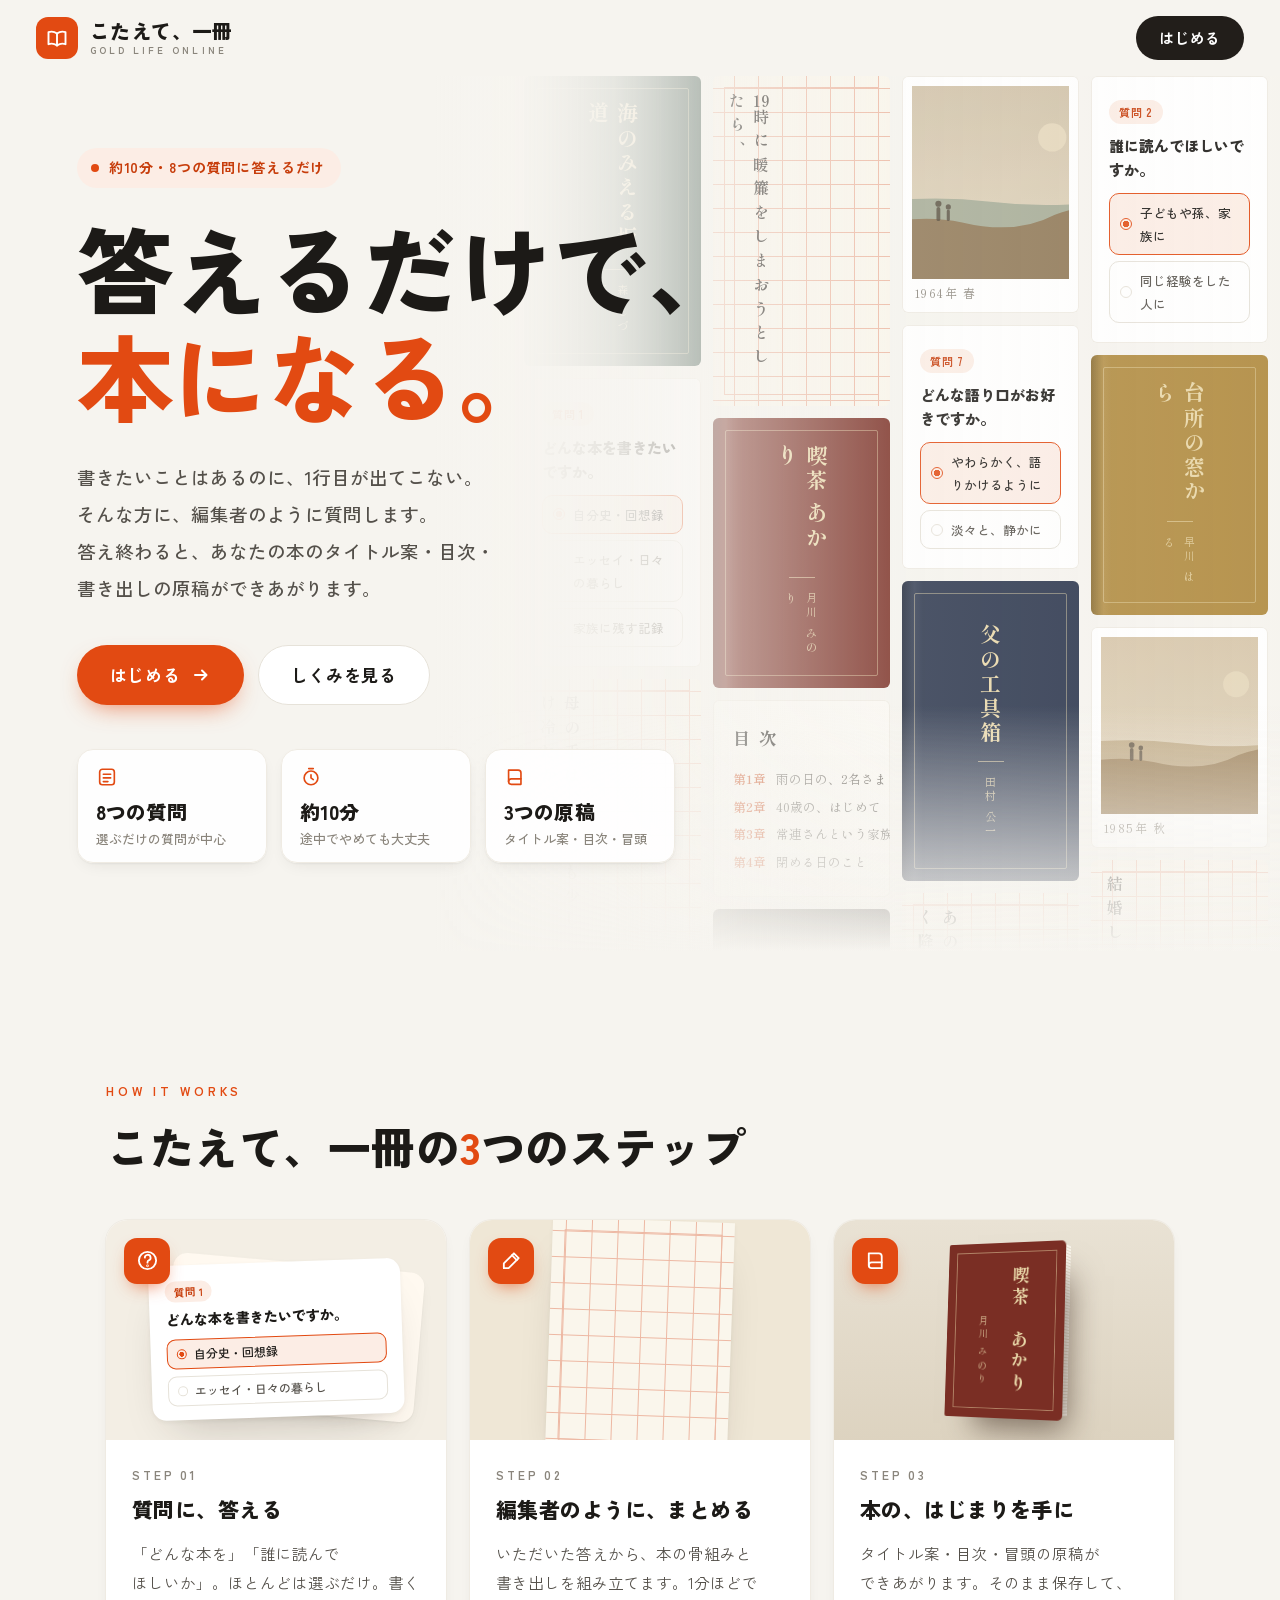
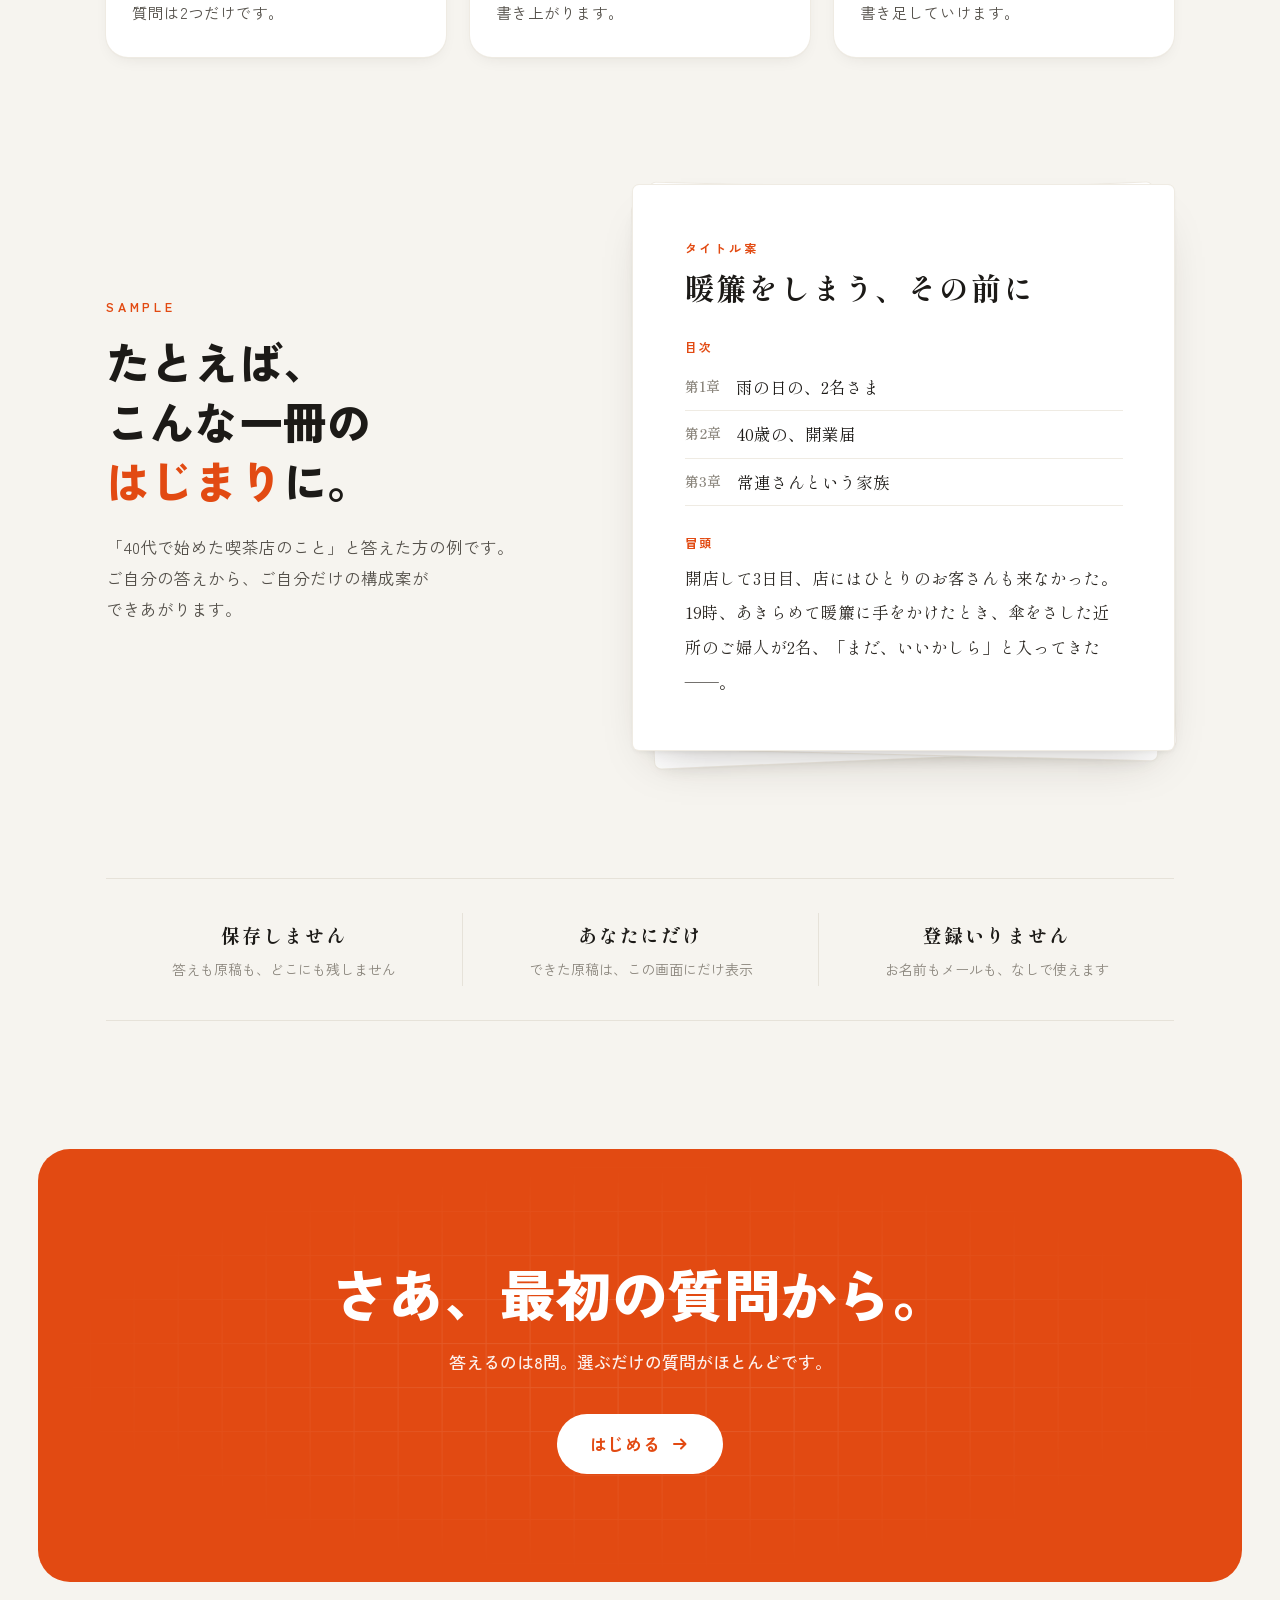
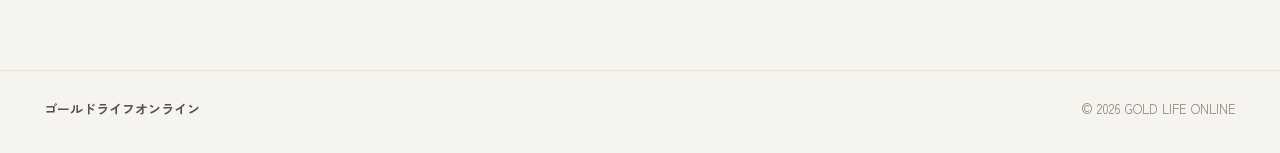
<file: index.html>
<!doctype html>
<html lang="ja">
<head>
<meta charset="utf-8">
<meta name="viewport" content="width=device-width, initial-scale=1">
<title>こたえて、一冊 ｜ 答えるだけで、本になる</title>
<meta name="description" content="8つの質問に答えるだけで、あなたの本のタイトル案・目次・書き出しの原稿ができあがります。ゴールドライフオンライン。">
<meta name="theme-color" content="#F6F4EF">
<link rel="icon" href="data:image/svg+xml,%3Csvg xmlns='http://www.w3.org/2000/svg' viewBox='0 0 32 32'%3E%3Crect width='32' height='32' rx='9' fill='%23E24A12'/%3E%3Cpath d='M8 10.5c2.8-.9 5.4-.6 8 1.2 2.6-1.8 5.2-2.1 8-1.2V22c-2.8-.9-5.4-.6-8 1.2-2.6-1.8-5.2-2.1-8-1.2z' fill='none' stroke='%23fff' stroke-width='2' stroke-linejoin='round'/%3E%3C/svg%3E">
<link rel="preconnect" href="https://fonts.googleapis.com">
<link rel="preconnect" href="https://fonts.gstatic.com" crossorigin>
<link rel="stylesheet" href="https://fonts.googleapis.com/css2?family=Shippori+Mincho:wght@500;600;700&family=Zen+Kaku+Gothic+New:wght@400;500;700;900&display=swap">
<link rel="stylesheet" href="assets/css/style.css">
<script src="assets/js/config.js"></script>
<script type="module" src="assets/js/app.js"></script>
</head>
<body>

<header class="site-head">
  <a class="brand" href="./" aria-label="こたえて、一冊 トップへ">
    <span class="brand-mark" aria-hidden="true">
      <svg viewBox="0 0 24 24"><path d="M3.5 6.2c2.9-1 5.7-.7 8.5 1.3 2.8-2 5.6-2.3 8.5-1.3v12c-2.9-1-5.7-.7-8.5 1.3-2.8-2-5.6-2.3-8.5-1.3z"/><path d="M12 7.5v12"/></svg>
    </span>
    <span class="brand-name">こたえて、一冊<small>GOLD LIFE ONLINE</small></span>
  </a>
  <button class="btn btn-ink btn-sm" type="button" data-start>はじめる</button>
</header>

<!-- ============ 入口 ============ -->
<main id="landing">

  <section class="hero">
    <div class="mosaic" id="mosaic" aria-hidden="true"></div>
    <div class="hero-veil" aria-hidden="true"></div>

    <div class="hero-copy">
      <p class="badge"><i aria-hidden="true"></i>約10分・8つの質問に答えるだけ</p>
      <h1 class="hero-title">答えるだけで、<br><em>本になる。</em></h1>
      <p class="hero-lead">書きたいことはあるのに、1行目が出てこない。<br class="pc">そんな方に、編集者のように質問します。<br class="pc">答え終わると、あなたの本のタイトル案・目次・<br class="pc">書き出しの原稿ができあがります。</p>
      <div class="hero-actions">
        <button class="btn btn-shu" type="button" data-start>はじめる<svg class="arr" viewBox="0 0 20 20" aria-hidden="true"><path d="M4 10h11M11 5.5 15.5 10 11 14.5"/></svg></button>
        <a class="btn btn-paper" href="#how">しくみを見る</a>
      </div>
      <ul class="stats">
        <li>
          <svg class="ico" viewBox="0 0 24 24" aria-hidden="true"><rect x="4" y="3.5" width="16" height="17" rx="3"/><path d="M8 9h8M8 13h8M8 17h5"/></svg>
          <b>8つの質問</b><span>選ぶだけの質問が中心</span>
        </li>
        <li>
          <svg class="ico" viewBox="0 0 24 24" aria-hidden="true"><circle cx="12" cy="13" r="7.5"/><path d="M12 9.5V13l2.5 1.8M9.5 2.8h5"/></svg>
          <b>約10分</b><span>途中でやめても大丈夫</span>
        </li>
        <li>
          <svg class="ico" viewBox="0 0 24 24" aria-hidden="true"><path d="M5 4.5h10.5a3 3 0 0 1 3 3V20H8a3 3 0 0 1-3-3z"/><path d="M5 17a3 3 0 0 1 3-3h10.5"/></svg>
          <b>3つの原稿</b><span>タイトル案・目次・冒頭</span>
        </li>
      </ul>
    </div>
  </section>

  <section class="section" id="how">
    <div class="wrap">
      <p class="eyebrow">HOW IT WORKS</p>
      <h2 class="h2">こたえて、一冊の<em>3</em>つのステップ</h2>
      <div class="steps">
        <article class="step">
          <div class="step-art art-q" aria-hidden="true">
            <div class="mini-card back"></div>
            <div class="mini-card">
              <span class="mini-label">質問 1</span>
              <span class="mini-q">どんな本を書きたいですか。</span>
              <span class="mini-opt on">自分史・回想録</span>
              <span class="mini-opt">エッセイ・日々の暮らし</span>
            </div>
          </div>
          <span class="step-ico" aria-hidden="true"><svg viewBox="0 0 24 24"><path d="M9.2 9a3 3 0 1 1 4.1 2.8c-.8.3-1.3 1-1.3 1.9v.6"/><circle cx="12" cy="17.6" r=".4"/><circle cx="12" cy="12" r="9"/></svg></span>
          <div class="step-body">
            <p class="step-num">STEP 01</p>
            <h3>質問に、答える</h3>
            <p>「どんな本を」「誰に読んでほしいか」。ほとんどは選ぶだけ。書く質問は2つだけです。</p>
          </div>
        </article>
        <article class="step">
          <div class="step-art art-genko" aria-hidden="true">
            <div class="genko"><span>開店して<i class="tcy">3</i>日目、</span><span>ひとりも来なかった。</span><span><i class="tcy">19</i>時に暖簾を</span></div>
          </div>
          <span class="step-ico" aria-hidden="true"><svg viewBox="0 0 24 24"><path d="M14.5 4.5 19.5 9.5 9 20H4v-5z"/><path d="M12.5 6.5l5 5"/></svg></span>
          <div class="step-body">
            <p class="step-num">STEP 02</p>
            <h3>編集者のように、まとめる</h3>
            <p>いただいた答えから、本の骨組みと書き出しを組み立てます。1分ほどで書き上がります。</p>
          </div>
        </article>
        <article class="step">
          <div class="step-art art-book" aria-hidden="true">
            <div class="book3d"><span class="b-title">喫茶　あかり</span><span class="b-au">月川 みのり</span></div>
          </div>
          <span class="step-ico" aria-hidden="true"><svg viewBox="0 0 24 24"><path d="M5 4.5h10.5a3 3 0 0 1 3 3V20H8a3 3 0 0 1-3-3z"/><path d="M5 17a3 3 0 0 1 3-3h10.5"/></svg></span>
          <div class="step-body">
            <p class="step-num">STEP 03</p>
            <h3>本の、はじまりを手に</h3>
            <p>タイトル案・目次・冒頭の原稿ができあがります。そのまま保存して、書き足していけます。</p>
          </div>
        </article>
      </div>
    </div>
  </section>

  <section class="section sample-sec">
    <div class="wrap sample">
      <div class="sample-copy">
        <p class="eyebrow">SAMPLE</p>
        <h2 class="h2">たとえば、<br>こんな一冊の<br><em>はじまり</em>に。</h2>
        <p class="muted">「40代で始めた喫茶店のこと」と答えた方の例です。<br>ご自分の答えから、ご自分だけの構成案ができあがります。</p>
      </div>
      <div class="sample-paper">
        <p class="sp-label">タイトル案</p>
        <p class="sp-title">暖簾をしまう、その前に</p>
        <p class="sp-label">目次</p>
        <ol class="sp-toc">
          <li><b>第1章</b>雨の日の、2名さま</li>
          <li><b>第2章</b>40歳の、開業届</li>
          <li><b>第3章</b>常連さんという家族</li>
        </ol>
        <p class="sp-label">冒頭</p>
        <p class="sp-body">開店して3日目、店にはひとりのお客さんも来なかった。19時、あきらめて暖簾に手をかけたとき、傘をさした近所のご婦人が2名、「まだ、いいかしら」と入ってきた――。</p>
      </div>
    </div>
  </section>

  <section class="section promise-sec">
    <div class="wrap">
      <ul class="promise">
        <li><b>保存しません</b><span>答えも原稿も、どこにも残しません</span></li>
        <li><b>あなたにだけ</b><span>できた原稿は、この画面にだけ表示</span></li>
        <li><b>登録いりません</b><span>お名前もメールも、なしで使えます</span></li>
      </ul>
    </div>
  </section>

  <section class="section cta-sec">
    <div class="cta-block">
      <h2>さあ、最初の質問から。</h2>
      <p>答えるのは8問。選ぶだけの質問がほとんどです。</p>
      <button class="btn btn-white" type="button" data-start>はじめる<svg class="arr" viewBox="0 0 20 20" aria-hidden="true"><path d="M4 10h11M11 5.5 15.5 10 11 14.5"/></svg></button>
    </div>
  </section>
</main>

<!-- ============ 質問 ============ -->
<main id="flow" hidden>
  <div class="flow-wrap">
    <div class="flow-top">
      <p class="flow-count"><span>質問</span> <b id="qNum">1</b><span class="of">/ <span id="qTotal">8</span></span></p>
      <ol class="flow-steps" id="flowSteps" aria-hidden="true"></ol>
    </div>

    <form class="qcard" id="qcard" autocomplete="off">
      <p class="q-label" id="qLabel">質問 1</p>
      <h1 class="q-text" id="qText"></h1>
      <p class="q-hint" id="qHint"></p>
      <div class="choices" id="choices" role="radiogroup"></div>
      <div class="freewrap" id="freewrap"></div>
      <p class="q-optional" id="qOptional" hidden>この質問は、答えなくても先へ進めます。</p>
    </form>

    <nav class="flow-nav">
      <button class="btn btn-paper" type="button" id="backBtn">もどる</button>
      <button class="btn btn-shu" type="button" id="nextBtn">次へ<svg class="arr" viewBox="0 0 20 20" aria-hidden="true"><path d="M4 10h11M11 5.5 15.5 10 11 14.5"/></svg></button>
    </nav>
  </div>
</main>

<!-- ============ 結果 ============ -->
<main id="result" hidden>
  <div class="result-wrap">
    <div class="result-head">
      <p class="eyebrow" id="resultEyebrow">WRITING</p>
      <h1 class="h2" id="resultTitle">あなたの本を、<em>書いています。</em></h1>
      <p class="status" id="status"><span class="pen-dots" aria-hidden="true"><i></i><i></i><i></i></span><span id="statusText">いただいたお話を読んでいます</span></p>
      <p class="demo-note" id="demoNote" hidden>いまは見本の文章を表示しています（AIにつなぐ前の確認用です）。</p>
    </div>

    <section class="r-sec" id="secTitles" hidden>
      <h2 class="r-h">タイトル案</h2>
      <ul class="covers" id="titlesList"></ul>
    </section>

    <section class="r-sec" id="secToc" hidden>
      <h2 class="r-h">目次</h2>
      <ol class="toc" id="tocList"></ol>
    </section>

    <section class="r-sec" id="secBody" hidden>
      <div class="r-h-row">
        <h2 class="r-h">冒頭の原稿</h2>
        <button class="toggle" type="button" id="vertBtn" aria-pressed="false">縦書きで読む</button>
      </div>
      <div class="manuscript" id="manuscript"><p id="bodyText"></p></div>
    </section>

    <p class="gen-err" id="genErr" role="alert" hidden></p>

    <div class="result-actions" id="resultActions" hidden>
      <button class="btn btn-shu" type="button" id="saveBtn">テキストで保存<svg class="arr" viewBox="0 0 20 20" aria-hidden="true"><path d="M10 3.5v10M5.5 9.5 10 14l4.5-4.5M4 16.5h12"/></svg></button>
      <button class="btn btn-paper" type="button" id="regenBtn">もう一度つくる</button>
      <button class="btn btn-quiet" type="button" id="restartBtn">最初からやり直す</button>
    </div>

    <aside class="consult" id="consult" hidden>
      <div>
        <p class="eyebrow on-dark">NEXT</p>
        <h2>この構成案から、<br>本にしませんか。</h2>
        <p>編集者が、続きの書き方からご相談にのります。構成案をお持ちいただくと、打ち合わせがぐっと早く進みます。</p>
      </div>
      <a class="btn btn-shu" id="consultBtn" href="#">出版の相談をする（無料）<svg class="arr" viewBox="0 0 20 20" aria-hidden="true"><path d="M4 10h11M11 5.5 15.5 10 11 14.5"/></svg></a>
    </aside>

    <p class="fine">できあがった原稿は、書きはじめるための叩き台です。事実と違うところは、ご自由に直してお使いください。入力した内容と原稿は保存されません。</p>
  </div>
</main>

<footer class="site-foot">
  <a href="https://renaissance-media.jp/" target="_top">ゴールドライフオンライン</a>
  <span>© 2026 GOLD LIFE ONLINE</span>
</footer>

</body>
</html>
</file>
<file: assets/css/style.css>
/* =========================================================
   こたえて、一冊 ― サイト本体
   方向性：生成りの地 × 朱の1色 × 極太ゴシック。
           原稿だけは明朝で「本らしく」組む。
   ========================================================= */

:root{
  color-scheme: light;

  --ground:   #F6F4EF;   /* 生成りの地 */
  --paper:    #FFFFFF;
  --paper-2:  #FBF9F4;
  --washi:    #FAF6EC;   /* 原稿用紙 */
  --ink:      #1C1A17;
  --ink-2:    #54504A;
  --ink-3:    #8A857C;
  --line:     #E6E2D9;
  --line-2:   #EFEBE3;

  --shu:      #E24A12;   /* 朱：主アクション・強調 */
  --shu-deep: #C73D0B;
  --shu-tint: #FCEDE5;
  --shu-line: #EDB8A3;   /* 原稿用紙の罫 */

  --sumi:     #221E1A;   /* 墨：濃い色面 */
  --on-sumi:  #F4F1EA;
  --on-sumi-2:#B3ACA0;

  /* 表紙のクロス */
  --cloth-1:  #2F4A3F;
  --cloth-2:  #27324A;
  --cloth-3:  #7A2E24;
  --cloth-4:  #B08A3E;
  --cloth-5:  #3F3A36;
  --foil:     #E9D7A8;

  --r-xl: 32px;
  --r-lg: 22px;
  --r-md: 16px;
  --r-sm: 10px;
  --pill: 999px;

  --gothic: "Zen Kaku Gothic New", "Hiragino Sans", "Hiragino Kaku Gothic ProN", "Yu Gothic", "Meiryo", sans-serif;
  --mincho: "Shippori Mincho", "Hiragino Mincho ProN", "Yu Mincho", serif;

  --shadow-1: 0 1px 2px rgba(40,30,20,.05), 0 6px 18px -8px rgba(40,30,20,.12);
  --shadow-2: 0 2px 4px rgba(40,30,20,.05), 0 24px 48px -24px rgba(40,30,20,.28);
  --ease: cubic-bezier(.2,.7,.2,1);
}

*,*::before,*::after{ box-sizing:border-box; }
html{ -webkit-text-size-adjust:100%; scroll-behavior:smooth; }
body{
  margin:0;
  background:var(--ground);
  color:var(--ink);
  font-family:var(--gothic);
  font-size:17px;
  line-height:1.85;
  font-feature-settings:"palt" 0;
  -webkit-font-smoothing:antialiased;
}
img,svg{ display:block; }
button{ font:inherit; color:inherit; }
a{ color:inherit; }
[hidden]{ display:none !important; }
.pc{ display:none; }
@media (min-width:900px){ .pc{ display:inline; } }
h1,h2,h3,.btn,.brand-name,.badge,.q-label,.stats b{ font-feature-settings:"palt" 1; }
h1,h2,h3,.hero-lead,.muted,.step p,.cover-memo,.consult p{ word-break:auto-phrase; }
.tcy{ font-style:normal; text-combine-upright:all; -webkit-text-combine:horizontal; }

:focus-visible{ outline:3px solid var(--shu); outline-offset:3px; border-radius:6px; }

/* ---------- ボタン ---------- */
.btn{
  --h:60px;
  display:inline-flex; align-items:center; justify-content:center; gap:10px;
  min-height:var(--h); padding:0 32px;
  border-radius:var(--pill); border:1.5px solid transparent;
  font-family:var(--gothic); font-weight:700; font-size:17px; letter-spacing:.04em;
  text-decoration:none; cursor:pointer; white-space:nowrap;
  transition:transform .25s var(--ease), background-color .2s, box-shadow .25s var(--ease), border-color .2s, color .2s;
  -webkit-tap-highlight-color:transparent;
}
.btn .arr{ width:20px; height:20px; fill:none; stroke:currentColor; stroke-width:2; stroke-linecap:round; stroke-linejoin:round; transition:transform .25s var(--ease); }
.btn:hover .arr{ transform:translateX(3px); }
.btn:active{ transform:scale(.98); }
.btn:disabled{ cursor:not-allowed; opacity:.4; }
.btn:disabled:active{ transform:none; }

.btn-shu{ background:var(--shu); color:#fff; box-shadow:0 10px 24px -10px rgba(226,74,18,.7); }
.btn-shu:hover:not(:disabled){ background:var(--shu-deep); transform:translateY(-1px); }
.btn-paper{ background:var(--paper); color:var(--ink); border-color:var(--line); }
.btn-paper:hover{ border-color:var(--ink-3); }
.btn-ink{ background:var(--sumi); color:#fff; }
.btn-ink:hover{ background:#000; }
.btn-white{ background:#fff; color:var(--shu); }
.btn-white:hover{ transform:translateY(-1px); box-shadow:0 12px 28px -12px rgba(0,0,0,.35); }
.btn-quiet{ background:transparent; color:var(--ink-2); padding:0 18px; text-decoration:underline; text-underline-offset:5px; text-decoration-color:var(--line); }
.btn-quiet:hover{ color:var(--ink); text-decoration-color:var(--ink-3); }
.btn-sm{ --h:44px; padding:0 22px; font-size:15px; }

/* ---------- ヘッダー ---------- */
.site-head{
  position:sticky; top:0; z-index:30;
  display:flex; align-items:center; justify-content:space-between;
  height:76px; padding:0 clamp(16px,3vw,36px);
  background:rgba(246,244,239,.86);
  -webkit-backdrop-filter:saturate(1.4) blur(14px); backdrop-filter:saturate(1.4) blur(14px);
  border-bottom:1px solid transparent;
  transition:border-color .3s;
}
.site-head.scrolled{ border-bottom-color:var(--line); }
.brand{ display:flex; align-items:center; gap:12px; text-decoration:none; }
.brand-mark{
  width:42px; height:42px; border-radius:12px; background:var(--shu);
  display:grid; place-items:center; flex:none;
}
.brand-mark svg{ width:24px; height:24px; fill:none; stroke:#fff; stroke-width:1.9; stroke-linejoin:round; stroke-linecap:round; }
.brand-name{ font-weight:900; font-size:20px; letter-spacing:.02em; line-height:1.15; display:flex; flex-direction:column; }
.brand-name small{ font-weight:700; font-size:9.5px; letter-spacing:.32em; color:var(--ink-3); margin-top:3px; }

/* ---------- ヒーロー ---------- */
.hero{
  position:relative; overflow:hidden;
  min-height:min(calc(100svh - 76px), 880px);
  display:flex; align-items:center;
  isolation:isolate;
}
.hero-copy{
  position:relative; z-index:3;
  width:100%; max-width:1280px; margin:0 auto;
  padding:72px clamp(16px,6vw,80px) 88px;
}
.badge{
  display:inline-flex; align-items:center; gap:10px;
  margin:0 0 26px; padding:7px 16px 7px 14px;
  background:var(--shu-tint); color:var(--shu-deep);
  border-radius:var(--pill);
  font-size:14px; font-weight:700; letter-spacing:.06em;
}
.badge i{ width:8px; height:8px; border-radius:50%; background:var(--shu); position:relative; }
.badge i::after{ content:""; position:absolute; inset:-5px; border-radius:50%; border:2px solid var(--shu); opacity:0; animation:ping 2.4s var(--ease) infinite; }
@keyframes ping{ 0%{ transform:scale(.4); opacity:.8; } 80%,100%{ transform:scale(1.5); opacity:0; } }

.hero-title{
  margin:0 0 30px;
  font-weight:900; font-size:clamp(46px,7.6vw,96px);
  line-height:1.12; letter-spacing:-.01em;
}
.hero-title em, .h2 em{ font-style:normal; color:var(--shu); }
.hero-lead{ margin:0 0 38px; color:var(--ink-2); font-size:clamp(16.5px,1.5vw,18.5px); line-height:2; font-weight:500; max-width:34em; }
.hero-actions{ display:flex; flex-wrap:wrap; gap:14px; margin-bottom:44px; }

.stats{ list-style:none; margin:0; padding:0; display:grid; grid-template-columns:repeat(3, minmax(0,190px)); gap:14px; }
.stats li{
  background:rgba(255,255,255,.9); border:1px solid var(--line-2);
  border-radius:var(--r-md); padding:16px 18px 15px;
  box-shadow:var(--shadow-1);
  display:flex; flex-direction:column; line-height:1.35;
}
.stats .ico{ width:22px; height:22px; fill:none; stroke:var(--shu); stroke-width:1.8; stroke-linecap:round; stroke-linejoin:round; margin-bottom:10px; }
.stats b{ font-weight:900; font-size:20px; letter-spacing:.01em; }
.stats span{ font-size:13px; color:var(--ink-3); font-weight:500; margin-top:5px; }

/* 入場の動き */
.hero-copy > *{ opacity:0; transform:translateY(18px); animation:rise-in .9s var(--ease) forwards; }
.hero-copy > :nth-child(1){ animation-delay:.10s; }
.hero-copy > :nth-child(2){ animation-delay:.22s; }
.hero-copy > :nth-child(3){ animation-delay:.36s; }
.hero-copy > :nth-child(4){ animation-delay:.48s; }
.hero-copy > :nth-child(5){ animation-delay:.60s; }
@keyframes rise-in{ to{ opacity:1; transform:none; } }

/* ---------- 流れるモザイク ---------- */
.mosaic{
  position:absolute; z-index:0; top:0; bottom:0; right:0;
  width:60%;
  display:grid; grid-template-columns:repeat(4, 1fr); gap:12px;
  padding:0 12px;
  -webkit-mask-image:linear-gradient(90deg, transparent 0, #000 30%);
          mask-image:linear-gradient(90deg, transparent 0, #000 30%);
}
.m-col{ position:relative; overflow:hidden; }
.m-track{
  display:flex; flex-direction:column; gap:12px;
  animation:drift var(--dur,80s) linear infinite;
  animation-delay:var(--delay,0s);
  will-change:transform;
}
@keyframes drift{ from{ transform:translateY(0); } to{ transform:translateY(calc(-50% - 6px)); } }

.hero-veil{
  position:absolute; inset:0; z-index:1; pointer-events:none;
  background:
    linear-gradient(90deg, var(--ground) 0%, var(--ground) 34%, rgba(246,244,239,.82) 48%, rgba(246,244,239,.18) 70%, rgba(246,244,239,.10) 100%),
    linear-gradient(180deg, rgba(246,244,239,0) 72%, var(--ground) 100%);
}

/* タイル共通 */
.tile{
  position:relative; flex:none; overflow:hidden;
  border-radius:6px; background:var(--paper);
}

/* 本の表紙 */
.t-cover{
  height:var(--h,280px); background:var(--c,var(--cloth-1)); color:var(--foil);
  display:flex; flex-direction:column; align-items:center; justify-content:center; gap:14px;
  padding:26px 0;
}
.t-cover::before{ content:""; position:absolute; inset:12px; border:1px solid rgba(233,215,168,.45); border-radius:2px; }
.t-cover::after{ content:""; position:absolute; top:0; bottom:0; left:0; width:12%; background:linear-gradient(90deg, rgba(0,0,0,.22), rgba(255,255,255,.05) 60%, transparent); }
.t-cover .v{ writing-mode:vertical-rl; font-family:var(--mincho); font-weight:700; font-size:21px; letter-spacing:.18em; line-height:1.4; }
.t-cover .au{ writing-mode:vertical-rl; font-family:var(--mincho); font-size:11px; letter-spacing:.3em; opacity:.8; }
.t-cover .rule{ width:26px; height:1px; background:currentColor; opacity:.6; }

/* 原稿用紙 */
.t-genko{
  height:var(--h,300px); background-color:var(--washi);
  --cell:24px;
  background-image:
    linear-gradient(90deg, var(--shu-line) 1px, transparent 1px),
    linear-gradient(180deg, var(--shu-line) 1px, transparent 1px);
  background-size:var(--cell) var(--cell);
  background-position:right 12px top 12px;
  padding:12px;
}
.t-genko::before{ content:""; position:absolute; inset:11px; border:1.5px solid var(--shu-line); pointer-events:none; }
.t-genko p{
  margin:0; height:100%;
  writing-mode:vertical-rl;
  font-family:var(--mincho); font-weight:600; color:#2A2622;
  font-size:16px; line-height:var(--cell); letter-spacing:8px;
  padding-top:4px; padding-right:0;
}

/* 昔の写真 */
.t-photo{ height:var(--h,230px); background:#fff; padding:10px 10px 34px; box-shadow:inset 0 0 0 1px var(--line-2); }
.t-photo svg{ width:100%; height:100%; }
.t-photo .cap{ position:absolute; left:12px; bottom:9px; font-family:var(--mincho); font-size:12px; color:var(--ink-3); letter-spacing:.12em; }

/* 質問カード */
.t-q{ height:auto; padding:18px 18px 20px; box-shadow:inset 0 0 0 1px var(--line-2); }
.t-q .l{ display:inline-block; font-size:11px; font-weight:700; color:var(--shu-deep); background:var(--shu-tint); padding:2px 10px; border-radius:var(--pill); margin-bottom:10px; letter-spacing:.06em; }
.t-q .qq{ display:block; font-weight:900; font-size:15px; line-height:1.55; margin-bottom:12px; }
.t-q .o{ display:flex; align-items:center; gap:8px; font-size:12.5px; font-weight:500; color:var(--ink-2); border:1px solid var(--line); border-radius:10px; padding:7px 10px; margin-top:6px; }
.t-q .o::before{ content:""; width:12px; height:12px; border-radius:50%; border:1.5px solid var(--line); flex:none; }
.t-q .o.on{ border-color:var(--shu); background:var(--shu-tint); color:var(--ink); }
.t-q .o.on::before{ border-color:var(--shu); background:radial-gradient(circle, var(--shu) 45%, transparent 50%); }
.t-q .ans{ display:block; font-family:var(--mincho); font-size:13.5px; line-height:1.9; color:var(--ink-2); border-top:1px dashed var(--line); padding-top:10px; }

/* 目次 */
.t-toc{ padding:22px 20px; box-shadow:inset 0 0 0 1px var(--line-2); background:var(--paper-2); }
.t-toc .h{ font-family:var(--mincho); font-weight:700; font-size:17px; letter-spacing:.5em; margin-bottom:12px; }
.t-toc .r{ display:flex; gap:10px; font-family:var(--mincho); font-size:12.5px; line-height:2.2; color:var(--ink-2); white-space:nowrap; }
.t-toc .r b{ color:var(--shu-deep); font-weight:600; }

/* 便箋 */
.t-letter{
  height:var(--h,220px); background:#FFFDF7; padding:20px 18px;
  background-image:repeating-linear-gradient(180deg, transparent 0 29px, #E8E1CF 29px 30px);
  background-position:0 14px;
  box-shadow:inset 0 0 0 1px var(--line-2);
}
.t-letter p{ margin:0; font-family:var(--mincho); font-size:14px; line-height:30px; color:#3A332B; }

/* 万年筆 */
.t-pen{ height:var(--h,200px); background:var(--sumi); }
.t-pen svg{ position:absolute; inset:0; width:100%; height:100%; }

/* ---------- セクション共通 ---------- */
.section{ padding:clamp(72px,10vw,128px) 0 0; }
.wrap{ max-width:1180px; margin:0 auto; padding:0 clamp(16px,5vw,56px); }
.eyebrow{ margin:0 0 14px; font-size:12.5px; font-weight:700; letter-spacing:.3em; color:var(--shu); }
.eyebrow.on-dark{ color:#FF8A5C; }
.h2{ margin:0 0 44px; font-weight:900; font-size:clamp(30px,4vw,44px); line-height:1.35; letter-spacing:.005em; }
.muted{ color:var(--ink-2); font-size:16.5px; }

/* ステップ */
.steps{ display:grid; grid-template-columns:repeat(3,1fr); gap:24px; }
.step{
  position:relative; background:var(--paper);
  border-radius:var(--r-lg); overflow:hidden;
  box-shadow:0 0 0 1px var(--line-2), var(--shadow-1);
  transition:transform .4s var(--ease), box-shadow .4s var(--ease);
}
.step:hover{ transform:translateY(-4px); box-shadow:0 0 0 1px var(--line-2), var(--shadow-2); }
.step-art{ position:relative; height:220px; overflow:hidden; display:grid; place-items:center; }
.step-ico{
  position:absolute; top:18px; left:18px; z-index:2;
  width:46px; height:46px; border-radius:13px; background:var(--shu);
  display:grid; place-items:center; box-shadow:0 8px 18px -8px rgba(226,74,18,.8);
}
.step-ico svg{ width:23px; height:23px; fill:none; stroke:#fff; stroke-width:1.9; stroke-linecap:round; stroke-linejoin:round; }
.step-body{ padding:24px 26px 30px; }
.step-num{ margin:0 0 4px; font-size:12px; font-weight:700; letter-spacing:.24em; color:var(--ink-3); }
.step h3{ margin:0 0 10px; font-size:21px; font-weight:900; letter-spacing:.02em; }
.step p:last-child{ margin:0; font-size:15.5px; color:var(--ink-2); line-height:1.9; }

.art-q{ background:#F3EEE4; }
.mini-card{
  position:relative; width:74%; background:#fff; border-radius:14px; padding:16px 16px 14px;
  box-shadow:var(--shadow-2); display:flex; flex-direction:column; gap:7px;
  transform:rotate(-2deg) translateY(10px);
  transition:transform .6s var(--ease);
}
.mini-card.back{ position:absolute; height:150px; transform:rotate(5deg) translate(18px,6px); background:#FFF9F0; box-shadow:var(--shadow-1); }
.step:hover .mini-card:not(.back){ transform:rotate(0) translateY(4px); }
.mini-label{ align-self:flex-start; font-size:10.5px; font-weight:700; color:var(--shu-deep); background:var(--shu-tint); padding:1px 9px; border-radius:var(--pill); }
.mini-q{ font-weight:900; font-size:14px; line-height:1.5; margin-bottom:2px; }
.mini-opt{ font-size:12px; font-weight:500; color:var(--ink-2); border:1px solid var(--line); border-radius:9px; padding:5px 10px 5px 26px; position:relative; line-height:1.5; }
.mini-opt::before{ content:""; position:absolute; left:9px; top:50%; width:10px; height:10px; margin-top:-5px; border-radius:50%; border:1.5px solid var(--line); }
.mini-opt.on{ border-color:var(--shu); background:var(--shu-tint); color:var(--ink); }
.mini-opt.on::before{ border-color:var(--shu); background:radial-gradient(circle, var(--shu) 40%, transparent 46%); }

.art-genko{ background:#EFE7D6; }
.genko{
  --cell:26px;
  width:calc(var(--cell) * 6 + 26px); height:calc(var(--cell) * 8 + 26px);
  background-color:var(--washi);
  background-image:
    linear-gradient(90deg, var(--shu-line) 1px, transparent 1px),
    linear-gradient(180deg, var(--shu-line) 1px, transparent 1px);
  background-size:var(--cell) var(--cell);
  background-position:right 13px top 13px;
  padding:13px; box-shadow:var(--shadow-2);
  writing-mode:vertical-rl;
  font-family:var(--mincho); font-weight:600; font-size:17px; line-height:var(--cell); letter-spacing:9px;
  transform:rotate(2deg);
  position:relative;
}
.genko::before{ content:""; position:absolute; inset:12px; border:1.5px solid var(--shu-line); }
.genko span{ display:block; clip-path:inset(0 0 100% 0); animation:write 7s steps(18) infinite; }
.genko span:nth-child(2){ animation-delay:1.3s; }
.genko span:nth-child(3){ animation-delay:2.6s; }
@keyframes write{ 0%{ clip-path:inset(0 0 100% 0); } 22%,86%{ clip-path:inset(0 0 0 0); } 100%{ clip-path:inset(0 0 0 0); opacity:0; } }

.art-book{ background:linear-gradient(180deg, #E9E2D4, #DDD3C0); perspective:900px; }
.book3d{
  position:relative; width:128px; height:176px; border-radius:2px 5px 5px 2px;
  background:var(--cloth-3); color:var(--foil);
  display:flex; flex-direction:row-reverse; justify-content:center; align-items:center; gap:14px;
  transform:rotateY(-24deg) rotateX(4deg); transform-style:preserve-3d;
  box-shadow:18px 22px 30px -14px rgba(40,20,10,.55);
  transition:transform .8s var(--ease);
}
.step:hover .book3d{ transform:rotateY(-8deg) rotateX(2deg); }
.book3d::before{ content:""; position:absolute; inset:9px; border:1px solid rgba(233,215,168,.5); }
.book3d::after{ /* 小口 */
  content:""; position:absolute; top:4px; bottom:4px; right:-14px; width:14px;
  background:repeating-linear-gradient(180deg, #FBF7EE 0 2px, #E6DECE 2px 3px);
  transform:rotateY(90deg); transform-origin:left center;
}
.b-title{ writing-mode:vertical-rl; font-family:var(--mincho); font-weight:700; font-size:18px; letter-spacing:.2em; }
.b-au{ writing-mode:vertical-rl; font-family:var(--mincho); font-size:10px; letter-spacing:.3em; opacity:.8; margin-top:40px; }
.book3d .shine{ position:absolute; inset:0; overflow:hidden; }

/* サンプル */
.sample{ display:grid; grid-template-columns:5fr 6fr; gap:clamp(32px,6vw,88px); align-items:center; }
.sample .h2{ margin-bottom:22px; }
.sample-paper{
  position:relative; background:var(--paper); border-radius:6px;
  padding:clamp(28px,4vw,52px) clamp(24px,4vw,56px);
  box-shadow:0 0 0 1px var(--line-2), var(--shadow-2);
}
.sample-paper::before, .sample-paper::after{
  content:""; position:absolute; left:10px; right:10px; height:100%; top:0; z-index:-1;
  background:#fff; border-radius:6px; box-shadow:0 0 0 1px var(--line-2), var(--shadow-1);
}
.sample-paper::before{ transform:rotate(-2.4deg) translateY(8px); }
.sample-paper::after{ transform:rotate(1.4deg) translateY(4px); }
.sp-label{ margin:0 0 6px; font-size:12px; font-weight:700; letter-spacing:.24em; color:var(--shu); }
.sp-title{ margin:0 0 26px; font-family:var(--mincho); font-weight:700; font-size:clamp(24px,2.6vw,30px); letter-spacing:.06em; line-height:1.5; }
.sp-toc{ list-style:none; margin:0 0 26px; padding:0; font-family:var(--mincho); font-size:16.5px; }
.sp-toc li{ display:flex; gap:16px; padding:8px 0; border-bottom:1px solid var(--line-2); }
.sp-toc b{ font-weight:600; color:var(--ink-3); font-size:14px; padding-top:2px; }
.sp-body{ margin:0; font-family:var(--mincho); font-size:16.5px; line-height:2.1; color:#2C2823; }

/* 約束（3分割の罫） */
.promise{ list-style:none; margin:0; padding:34px 0; display:grid; grid-template-columns:repeat(3,1fr); border-top:1px solid var(--line); border-bottom:1px solid var(--line); }
.promise li{ text-align:center; padding:4px 16px; display:flex; flex-direction:column; gap:4px; }
.promise li + li{ border-left:1px solid var(--line); }
.promise b{ font-family:var(--mincho); font-weight:700; font-size:19px; letter-spacing:.1em; }
.promise span{ font-size:14px; color:var(--ink-3); }

/* 大きな朱の面 */
.cta-sec{ padding-bottom:clamp(56px,7vw,88px); }
.cta-block{
  position:relative; overflow:hidden;
  max-width:1320px; margin:0 clamp(12px,3vw,44px);
  margin-inline:auto;
  width:calc(100% - clamp(24px,6vw,88px));
  background:var(--shu); color:#fff; border-radius:var(--r-xl);
  padding:clamp(64px,9vw,108px) 24px;
  text-align:center;
}
.cta-block::before{ /* うっすら原稿用紙の升目 */
  content:""; position:absolute; inset:0; pointer-events:none; opacity:.09;
  background-image:linear-gradient(90deg,#fff 1px,transparent 1px),linear-gradient(180deg,#fff 1px,transparent 1px);
  background-size:44px 44px; background-position:center;
  -webkit-mask-image:radial-gradient(ellipse at center, #000 20%, transparent 70%);
          mask-image:radial-gradient(ellipse at center, #000 20%, transparent 70%);
}
.cta-block h2{ position:relative; margin:0 0 16px; font-weight:900; font-size:clamp(32px,5vw,56px); line-height:1.3; }
.cta-block p{ position:relative; margin:0 0 36px; font-weight:500; opacity:.92; }
.cta-block .btn{ position:relative; }

/* フッター */
.site-foot{ display:flex; justify-content:space-between; flex-wrap:wrap; gap:8px 20px; padding:26px clamp(16px,4vw,44px) 32px; border-top:1px solid var(--line); font-size:13px; color:var(--ink-3); }
.site-foot a{ text-decoration:none; font-weight:700; color:var(--ink-2); }
.site-foot a:hover{ color:var(--shu); }

/* スクロールで現れる */
.reveal{ opacity:0; transform:translateY(28px); transition:opacity 1s var(--ease), transform 1s var(--ease); }
.reveal.in{ opacity:1; transform:none; }
.steps .reveal:nth-child(2){ transition-delay:.12s; }
.steps .reveal:nth-child(3){ transition-delay:.24s; }

/* =========================================================
   質問
   ========================================================= */
.flow-wrap{ max-width:760px; margin:0 auto; padding:36px clamp(16px,4vw,32px) 64px; min-height:calc(100svh - 76px - 80px); display:flex; flex-direction:column; }
.flow-top{ display:flex; align-items:center; gap:22px; margin-bottom:26px; }
.flow-count{ margin:0; flex:none; font-weight:700; color:var(--ink-2); font-size:15px; display:flex; align-items:baseline; gap:6px; }
.flow-count b{ font-size:30px; font-weight:900; color:var(--ink); line-height:1; }
.flow-count .of{ color:var(--ink-3); }
.flow-steps{ list-style:none; margin:0; padding:0; flex:1; display:flex; gap:6px; }
.flow-steps li{ flex:1; height:6px; border-radius:var(--pill); background:var(--line); position:relative; overflow:hidden; }
.flow-steps li::after{ content:""; position:absolute; inset:0; background:var(--shu); transform:scaleX(0); transform-origin:left; transition:transform .5s var(--ease); }
.flow-steps li.done::after, .flow-steps li.now::after{ transform:scaleX(1); }
.flow-steps li.now::after{ background:linear-gradient(90deg, var(--shu), #FF8A5C); }

.qcard{
  background:var(--paper); border-radius:var(--r-xl);
  padding:clamp(28px,5vw,52px) clamp(22px,5vw,52px) clamp(30px,5vw,48px);
  box-shadow:0 0 0 1px var(--line-2), var(--shadow-1);
}
.qcard.enter{ animation:q-in .55s var(--ease); }
.qcard.enter-back{ animation:q-in-back .55s var(--ease); }
@keyframes q-in{ from{ opacity:0; transform:translateX(34px); } to{ opacity:1; transform:none; } }
@keyframes q-in-back{ from{ opacity:0; transform:translateX(-34px); } to{ opacity:1; transform:none; } }

.q-label{ display:inline-block; margin:0 0 16px; padding:4px 14px; border-radius:var(--pill); background:var(--shu-tint); color:var(--shu-deep); font-size:14px; font-weight:700; letter-spacing:.08em; }
.q-text{ margin:0 0 10px; font-weight:900; font-size:clamp(25px,3.6vw,33px); line-height:1.45; letter-spacing:.01em; }
.q-hint{ margin:0 0 28px; color:var(--ink-2); font-size:16px; }
.q-optional{ margin:14px 0 0; font-size:14.5px; color:var(--ink-3); }

.choices{ display:grid; gap:12px; }
.choice{
  display:flex; align-items:center; gap:16px; width:100%; min-height:66px;
  padding:14px 22px; text-align:left;
  background:var(--paper); border:2px solid var(--line); border-radius:var(--r-md);
  font-size:18px; font-weight:700; line-height:1.5; cursor:pointer;
  transition:border-color .2s, background-color .2s, transform .2s var(--ease);
  -webkit-tap-highlight-color:transparent;
}
.choice:hover{ border-color:#CFC8BA; }
.choice:active{ transform:scale(.99); }
.choice .dot{ flex:none; width:26px; height:26px; border-radius:50%; border:2px solid #CFC8BA; display:grid; place-items:center; transition:all .2s; }
.choice .dot svg{ width:14px; height:14px; fill:none; stroke:#fff; stroke-width:3; stroke-linecap:round; stroke-linejoin:round; opacity:0; transform:scale(.4); transition:all .25s var(--ease); }
.choice[aria-checked="true"]{ border-color:var(--shu); background:var(--shu-tint); }
.choice[aria-checked="true"] .dot{ background:var(--shu); border-color:var(--shu); }
.choice[aria-checked="true"] .dot svg{ opacity:1; transform:none; }

.freewrap input, .freewrap textarea{
  width:100%; display:block;
  font-family:var(--gothic); font-size:18px; line-height:1.9; color:var(--ink);
  background:var(--paper-2); border:2px solid var(--line); border-radius:var(--r-md);
  padding:16px 20px; transition:border-color .2s, background-color .2s;
}
.freewrap textarea{ min-height:200px; resize:vertical; }
.freewrap input:focus, .freewrap textarea:focus{ outline:none; border-color:var(--shu); background:#fff; }
.freewrap ::placeholder{ color:#A9A399; }
.char-count{ margin:8px 4px 0; text-align:right; font-size:13.5px; color:var(--ink-3); }

.flow-nav{ display:flex; justify-content:space-between; gap:12px; margin-top:26px; }
.flow-nav .btn{ min-width:140px; }
#nextBtn{ flex:0 1 260px; }

/* =========================================================
   結果
   ========================================================= */
.result-wrap{ max-width:980px; margin:0 auto; padding:48px clamp(16px,4vw,32px) 72px; }
.result-head .h2{ margin-bottom:14px; }
.status{ display:flex; align-items:center; gap:12px; margin:0; color:var(--ink-2); font-weight:500; }
.pen-dots{ display:inline-flex; gap:5px; }
.pen-dots i{ width:7px; height:7px; border-radius:50%; background:var(--shu); animation:dot 1.2s ease-in-out infinite; }
.pen-dots i:nth-child(2){ animation-delay:.15s; }
.pen-dots i:nth-child(3){ animation-delay:.3s; }
@keyframes dot{ 0%,80%,100%{ opacity:.25; transform:translateY(0); } 40%{ opacity:1; transform:translateY(-4px); } }
.demo-note{ margin:14px 0 0; display:inline-block; font-size:13.5px; color:var(--ink-2); background:#EFEADF; padding:6px 14px; border-radius:var(--pill); }

.r-sec{ margin-top:52px; animation:rise-in .7s var(--ease) both; opacity:0; transform:translateY(14px); }
.r-h{ margin:0 0 20px; font-size:14px; font-weight:700; letter-spacing:.24em; color:var(--shu); display:flex; align-items:center; gap:14px; }
.r-h::after{ content:""; flex:1; height:1px; background:var(--line); }
.r-h-row{ display:flex; align-items:center; gap:16px; }
.r-h-row .r-h{ flex:1; }
.r-h-row .r-h, .r-h-row .toggle{ margin-bottom:20px; }

/* タイトル案＝3冊の表紙 */
.covers{ list-style:none; margin:0; padding:0; display:grid; grid-template-columns:repeat(3,1fr); gap:24px; }
.cover{ display:flex; flex-direction:column; gap:16px; animation:rise-in .7s var(--ease) both; opacity:0; transform:translateY(14px); }
.cover:nth-child(2){ animation-delay:.12s; }
.cover:nth-child(3){ animation-delay:.24s; }
.cover-face{
  position:relative; aspect-ratio:3/4.2; border-radius:3px 6px 6px 3px; overflow:hidden;
  background:var(--c); color:var(--foil);
  display:flex; flex-direction:row-reverse; justify-content:center; align-items:flex-start; gap:18px;
  padding:13% 0 10%;
  box-shadow:0 1px 2px rgba(0,0,0,.1), 0 22px 36px -22px rgba(40,20,10,.6);
}
.cover-face::before{ content:""; position:absolute; inset:14px; border:1px solid rgba(233,215,168,.5); pointer-events:none; }
.cover-face::after{ content:""; position:absolute; top:0; bottom:0; left:0; width:9%; background:linear-gradient(90deg, rgba(0,0,0,.25), rgba(255,255,255,.06) 60%, transparent); }
.cover-face .ct{ writing-mode:vertical-rl; font-family:var(--mincho); font-weight:700; font-size:clamp(19px,2.2vw,25px); letter-spacing:.14em; line-height:1.55; max-height:100%; }
.cover-face .ca{ writing-mode:vertical-rl; font-family:var(--mincho); font-size:12px; letter-spacing:.3em; opacity:.8; align-self:flex-end; }
.cover-face .num{ position:absolute; left:18px; bottom:14px; font-size:11px; letter-spacing:.2em; opacity:.6; }
.cover-memo{ margin:0; font-size:15px; color:var(--ink-2); line-height:1.75; }
.cover-memo b{ display:block; font-family:var(--mincho); font-weight:700; color:var(--ink); font-size:17px; margin-bottom:2px; }

/* 目次 */
.toc{ list-style:none; margin:0; padding:0; background:var(--paper); border-radius:var(--r-lg); box-shadow:0 0 0 1px var(--line-2); overflow:hidden; }
.toc li{ display:grid; grid-template-columns:92px 1fr; gap:4px 20px; padding:20px 28px; border-top:1px solid var(--line-2); animation:rise-in .5s var(--ease) both; opacity:0; transform:translateY(8px); }
.toc li:first-child{ border-top:0; }
.toc .no{ font-weight:900; color:var(--shu); font-size:15px; padding-top:3px; letter-spacing:.04em; }
.toc .ti{ font-family:var(--mincho); font-weight:700; font-size:19px; line-height:1.6; }
.toc .memo{ grid-column:2; font-size:15px; color:var(--ink-2); line-height:1.8; }

/* 冒頭の原稿 */
.toggle{ flex:none; border:1.5px solid var(--line); background:var(--paper); border-radius:var(--pill); padding:6px 16px; font-size:14px; font-weight:700; cursor:pointer; color:var(--ink-2); }
.toggle[aria-pressed="true"]{ border-color:var(--ink); color:var(--ink); }
.manuscript{
  background:var(--washi); border-radius:6px;
  padding:clamp(28px,5vw,64px) clamp(22px,6vw,80px);
  box-shadow:0 0 0 1px #ECE4D2, var(--shadow-2);
}
.manuscript p{ margin:0 auto; max-width:34em; font-family:var(--mincho); font-weight:500; font-size:18.5px; line-height:2.15; letter-spacing:.03em; white-space:pre-wrap; color:#26221E; }
.manuscript.vert{ overflow-x:auto; padding:48px 40px; direction:rtl; }
.manuscript.vert p{ direction:ltr; writing-mode:vertical-rl; max-width:none; height:min(34em, 70vh); line-height:2.2; margin:0; text-orientation:mixed; }

.gen-err{ margin:28px 0 0; padding:16px 20px; background:#FFF4E8; border-left:4px solid var(--shu); border-radius:8px; color:var(--ink); font-weight:500; }

.result-actions{ display:flex; flex-wrap:wrap; gap:12px; margin-top:40px; align-items:center; }

.consult{
  margin-top:56px; display:grid; grid-template-columns:1fr auto; gap:28px 40px; align-items:center;
  background:var(--sumi); color:var(--on-sumi); border-radius:var(--r-xl);
  padding:clamp(34px,5vw,56px);
}
.consult h2{ margin:0 0 12px; font-weight:900; font-size:clamp(26px,3.2vw,34px); line-height:1.4; }
.consult p:not(.eyebrow){ margin:0; color:var(--on-sumi-2); font-size:15.5px; max-width:30em; }

.fine{ margin:36px 0 0; font-size:13.5px; color:var(--ink-3); line-height:1.9; }

/* =========================================================
   レスポンシブ
   ========================================================= */
@media (max-width:1080px){
  .mosaic{ width:70%; grid-template-columns:repeat(3,1fr); }
  .mosaic .m-col:nth-child(4){ display:none; }
}
@media (max-width:860px){
  .steps{ grid-template-columns:1fr; max-width:520px; margin:0 auto; }
  .sample{ grid-template-columns:1fr; }
  .covers{ gap:14px; }
  .consult{ grid-template-columns:1fr; }
  .consult .btn{ justify-self:start; }
}
@media (max-width:760px){
  body{ font-size:16.5px; }
  .site-head{ height:64px; }
  .brand-mark{ width:36px; height:36px; border-radius:10px; }
  .brand-mark svg{ width:21px; height:21px; }
  .brand-name{ font-size:17px; }

  .hero{ display:block; min-height:0; }
  .mosaic{ position:relative; width:auto; height:300px; grid-template-columns:repeat(3,1fr); gap:8px; padding:0 8px;
    -webkit-mask-image:linear-gradient(180deg, #000 45%, transparent 100%); mask-image:linear-gradient(180deg, #000 45%, transparent 100%); }
  .mosaic .m-col:nth-child(4){ display:none; }
  .m-track{ gap:8px; }
  @keyframes drift{ from{ transform:translateY(0); } to{ transform:translateY(calc(-50% - 4px)); } }
  .tile{ zoom:.72; }
  .hero-veil{ display:none; }
  .hero-copy{ margin-top:-56px; padding:0 16px 56px; }
  .badge{ background:#fff; box-shadow:var(--shadow-1); }
  .hero-title{ font-size:clamp(40px,12vw,56px); margin-bottom:22px; }
  .hero-lead{ margin-bottom:28px; }
  .hero-actions .btn{ flex:1 1 auto; }
  .stats{ grid-template-columns:repeat(3,1fr); gap:8px; }
  .stats li{ padding:12px 10px; }
  .stats b{ font-size:16px; }
  .stats span{ font-size:11.5px; }
  .stats .ico{ width:19px; height:19px; margin-bottom:6px; }

  .promise{ grid-template-columns:1fr; padding:8px 0; }
  .promise li{ padding:18px 8px; }
  .promise li + li{ border-left:0; border-top:1px solid var(--line); }
  .cta-block{ border-radius:24px; }

  .flow-wrap{ padding-top:24px; padding-bottom:120px; }
  .flow-top{ flex-direction:column; align-items:stretch; gap:12px; margin-bottom:18px; }
  .qcard{ border-radius:var(--r-lg); }
  .choice{ font-size:17px; padding:12px 16px; min-height:62px; }
  .flow-nav{
    position:fixed; left:0; right:0; bottom:0; z-index:20; margin:0;
    padding:12px 16px calc(12px + env(safe-area-inset-bottom));
    background:rgba(246,244,239,.94); -webkit-backdrop-filter:blur(12px); backdrop-filter:blur(12px);
    border-top:1px solid var(--line);
  }
  .flow-nav .btn{ min-width:0; flex:1; }
  #nextBtn{ flex:1.6; }

  .covers{ grid-template-columns:1fr; max-width:none; }
  .cover{ display:grid; grid-template-columns:120px 1fr; gap:18px; align-items:center; }
  .cover-face .ct{ font-size:17px; }
  .cover-face .ca{ display:none; }
  .toc li{ grid-template-columns:1fr; padding:18px 20px; }
  .toc .memo{ grid-column:1; }
  .result-actions .btn{ flex:1 1 100%; }
}

@media (prefers-reduced-motion:reduce){
  *,*::before,*::after{ animation-duration:.01ms !important; animation-iteration-count:1 !important; transition-duration:.01ms !important; }
  .m-track{ animation:none !important; }
  .hero-copy > *, .r-sec, .cover, .toc li{ opacity:1 !important; transform:none !important; }
  .reveal{ opacity:1; transform:none; }
  .genko span{ clip-path:none !important; opacity:1 !important; }
}

/* iframe で埋め込まれているとき：親ページがスクロールするので、固定表示はやめる */
.embedded .site-head{ position:relative; }
@media (max-width:760px){
  .embedded .flow-nav{ position:static; background:none; border:0; padding:0; margin-top:22px; -webkit-backdrop-filter:none; backdrop-filter:none; }
  .embedded .flow-wrap{ padding-bottom:48px; }
}
</file>
